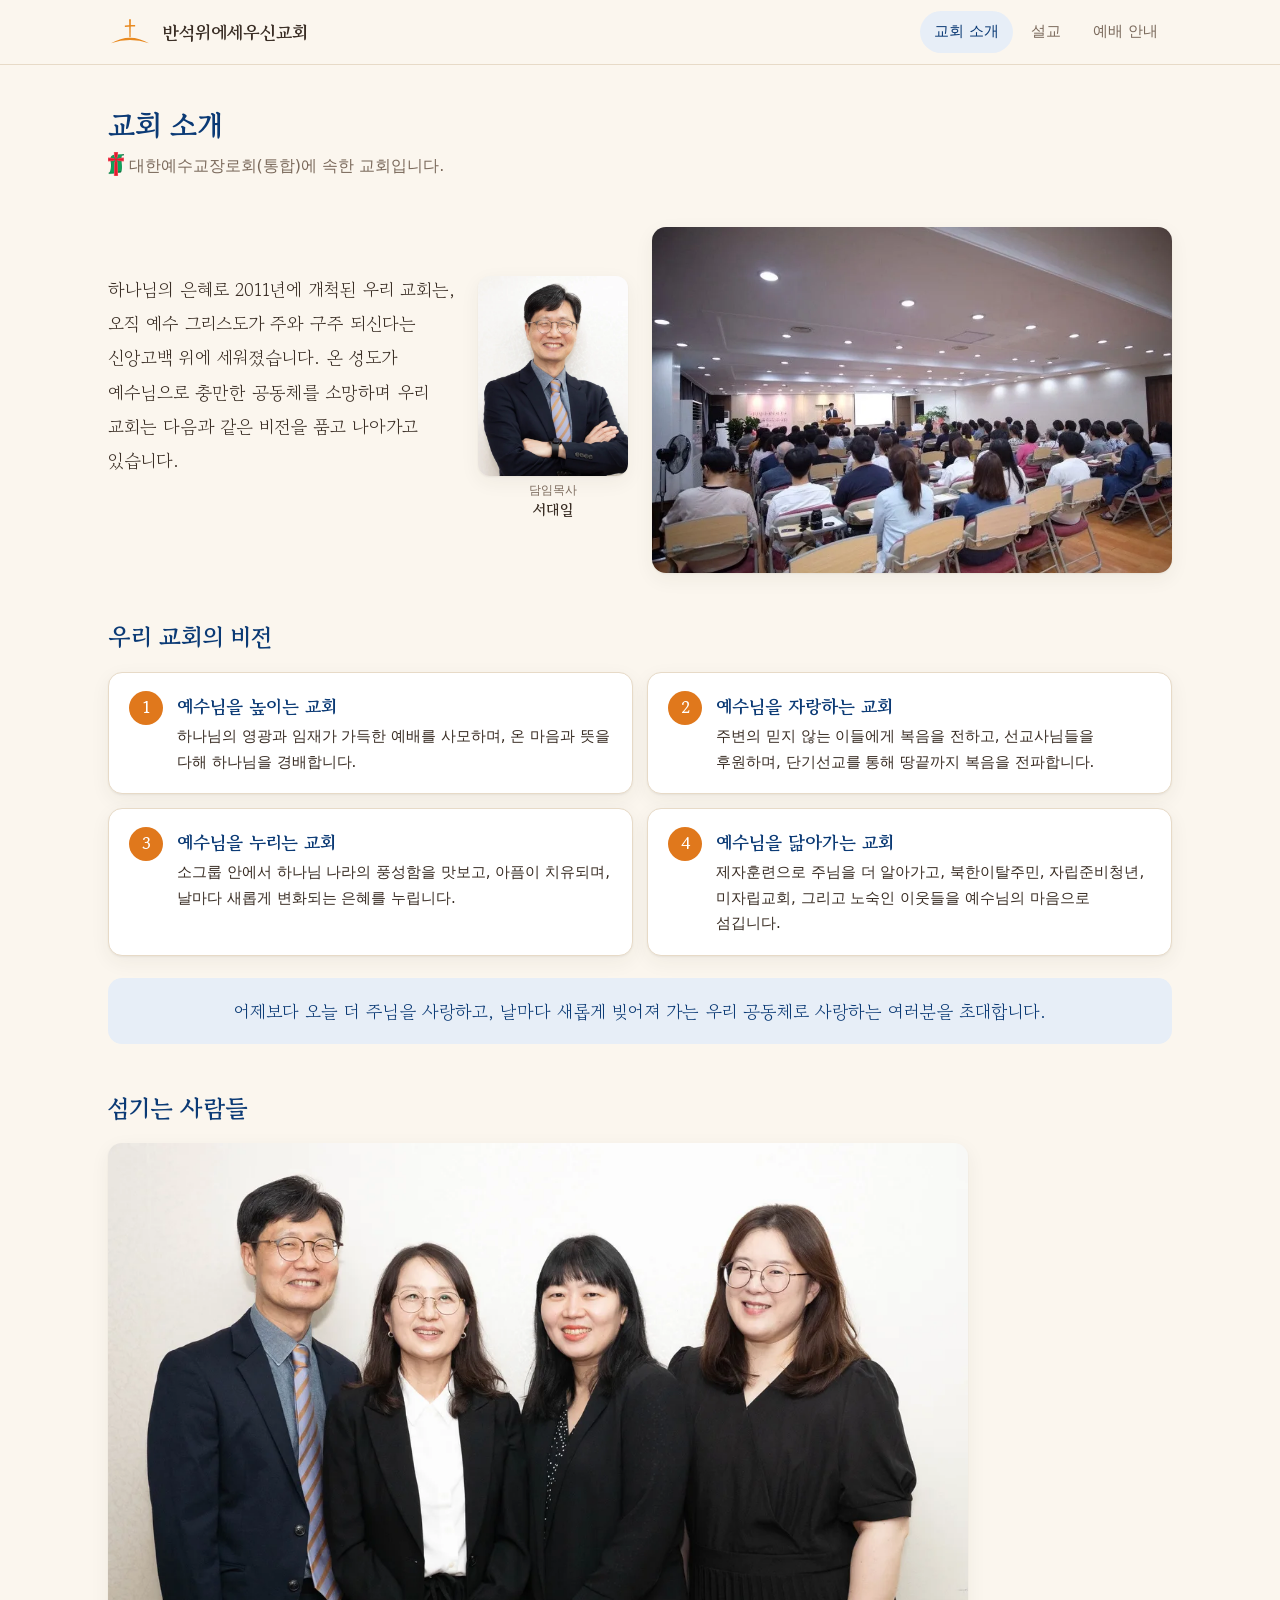
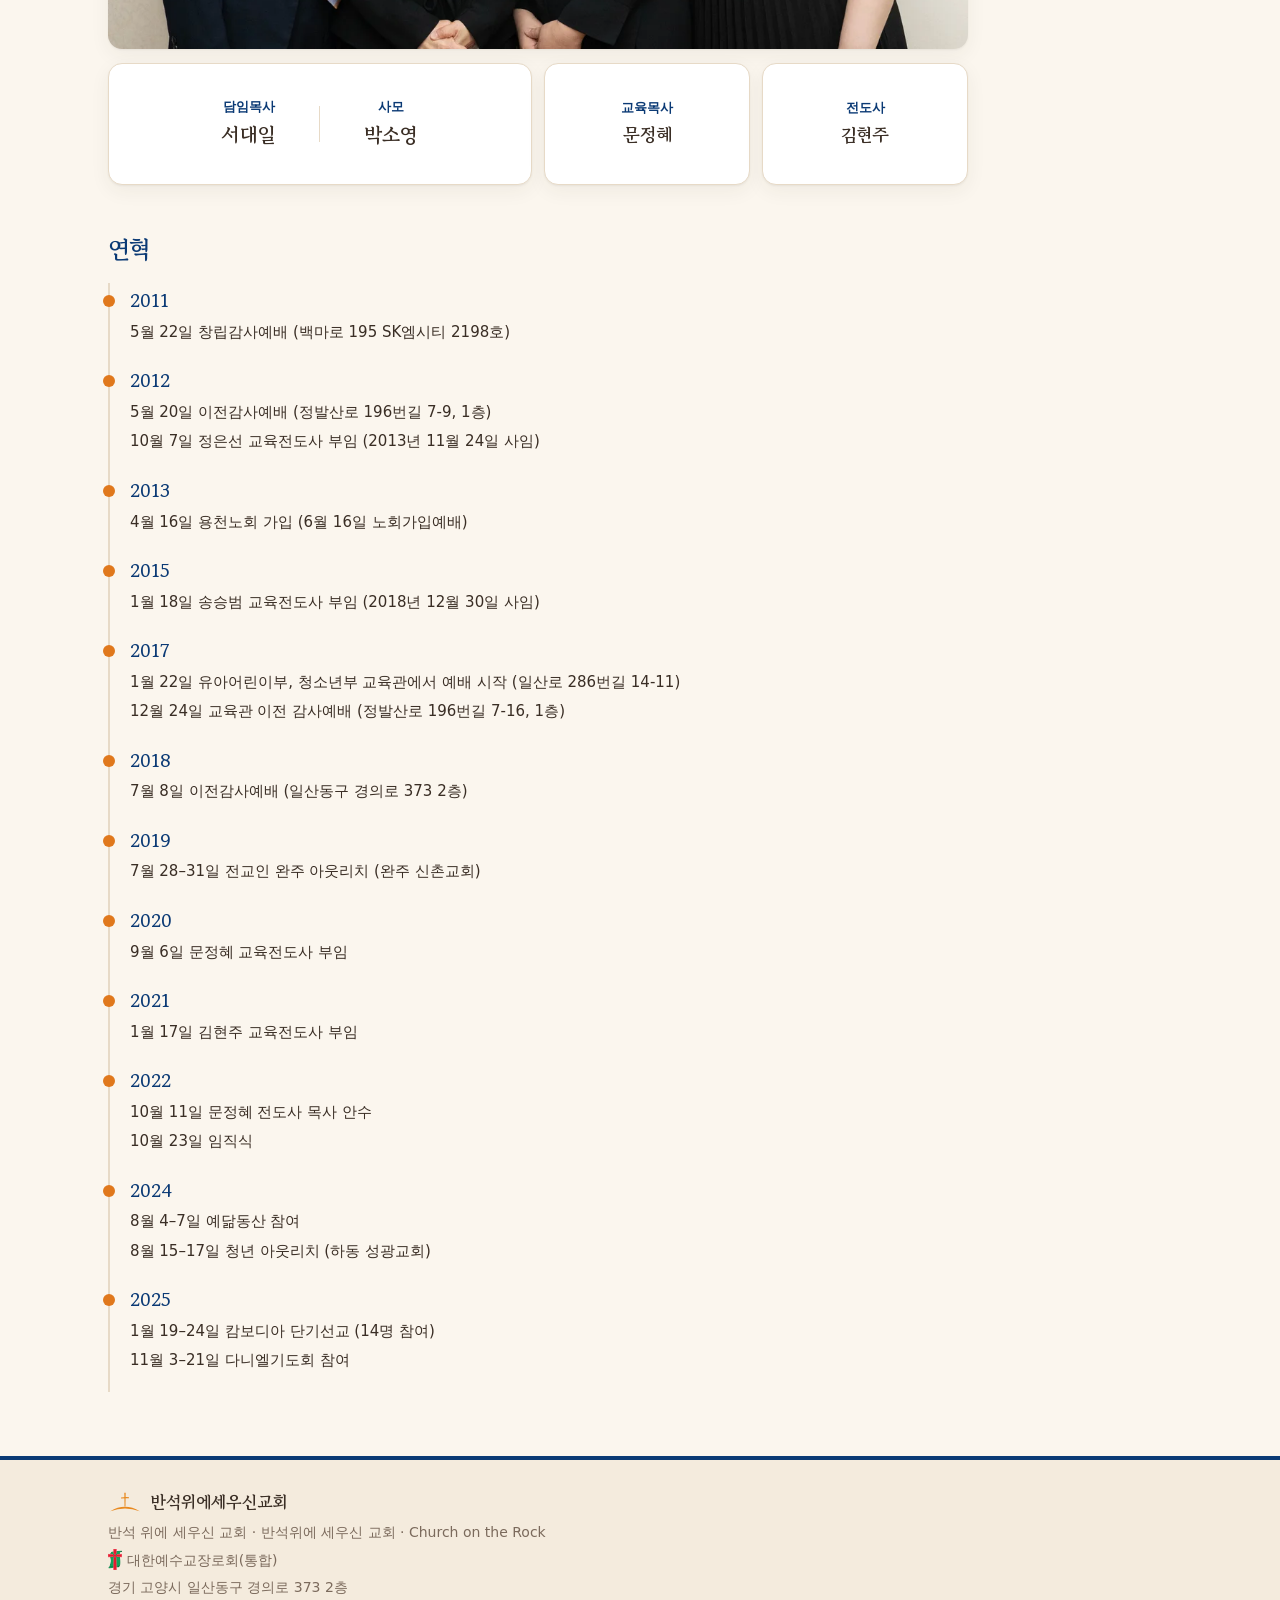
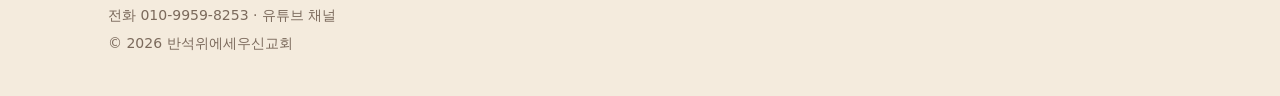
<file: about.html>
<!doctype html>
<html lang="ko">
<head>
<meta charset="utf-8">
<meta name="viewport" content="width=device-width, initial-scale=1">
<title>교회 소개 | 반석위에세우신교회</title>
<meta name="description" content="반석위에세우신교회(반석 위에 세우신 교회) — 경기 고양시 일산동구 경의로 373 2층. 주일예배 오전 9시·11시. 설교 영상과 예배 안내.">
<meta property="og:title" content="교회 소개 | 반석위에세우신교회">
<meta property="og:description" content="이 반석 위에 내 교회를 세우리니 (마태복음 16:18)">
<link rel="icon" href="favicon.ico" sizes="any">
<link rel="icon" href="assets/img/icon-192.png" type="image/png" sizes="192x192">
<link rel="apple-touch-icon" href="assets/img/apple-touch-icon.png">
<meta property="og:type" content="website">
<meta property="og:site_name" content="반석위에세우신교회">
<meta property="og:image" content="https://www.cotr.kr/assets/img/og-image.jpg">
<meta property="og:image:width" content="1200">
<meta property="og:image:height" content="630">
<meta name="twitter:card" content="summary_large_image">
<meta property="og:url" content="https://www.cotr.kr/about.html">
<link rel="canonical" href="https://www.cotr.kr/about.html">
<link rel="preload" href="assets/fonts/gowun-batang-bold.woff2" as="font" type="font/woff2" crossorigin>
<link rel="preload" href="assets/fonts/gowun-batang-regular.woff2" as="font" type="font/woff2" crossorigin>
<link rel="stylesheet" href="assets/css/style.css">
</head>
<body data-page="about">
<header id="site-header" class="site-header"><div class="wrap"></div></header>
<main>
<div class="wrap">
  <div class="page-title"><h1>교회 소개</h1><p id="denom"></p></div>

  <section class="section about-grid">
    <div class="about-lead-wrap"><figure class="lead-face" id="lead-face"></figure><p class="about-lead" id="about-lead"></p></div>
    <div class="about-photo" id="about-photo"></div>
  </section>

  <section class="section" id="vision-section">
    <div class="section-head"><h2>우리 교회의 비전</h2></div>
    <ol class="vision4" id="vision"></ol>
    <p class="about-closing" id="about-closing"></p>
  </section>

  <section class="section" id="pastor-section">
    <div class="section-head"><h2>담임목사</h2></div>
    <div class="card pastor" id="pastor"></div>
  </section>

  <section class="section" id="staff-section">
    <div class="section-head"><h2>섬기는 사람들</h2></div>
    <div class="staff-photo" id="staff-photo"></div>
    <div class="staff" id="staff"></div>
  </section>

  <section class="section" id="history-section">
    <div class="section-head"><h2>연혁</h2></div>
    <ul class="timeline" id="timeline"></ul>
  </section>
</div>
</main>
<footer id="site-footer"></footer>
<script src="assets/js/site.js"></script>
</body>
</html>
</file>
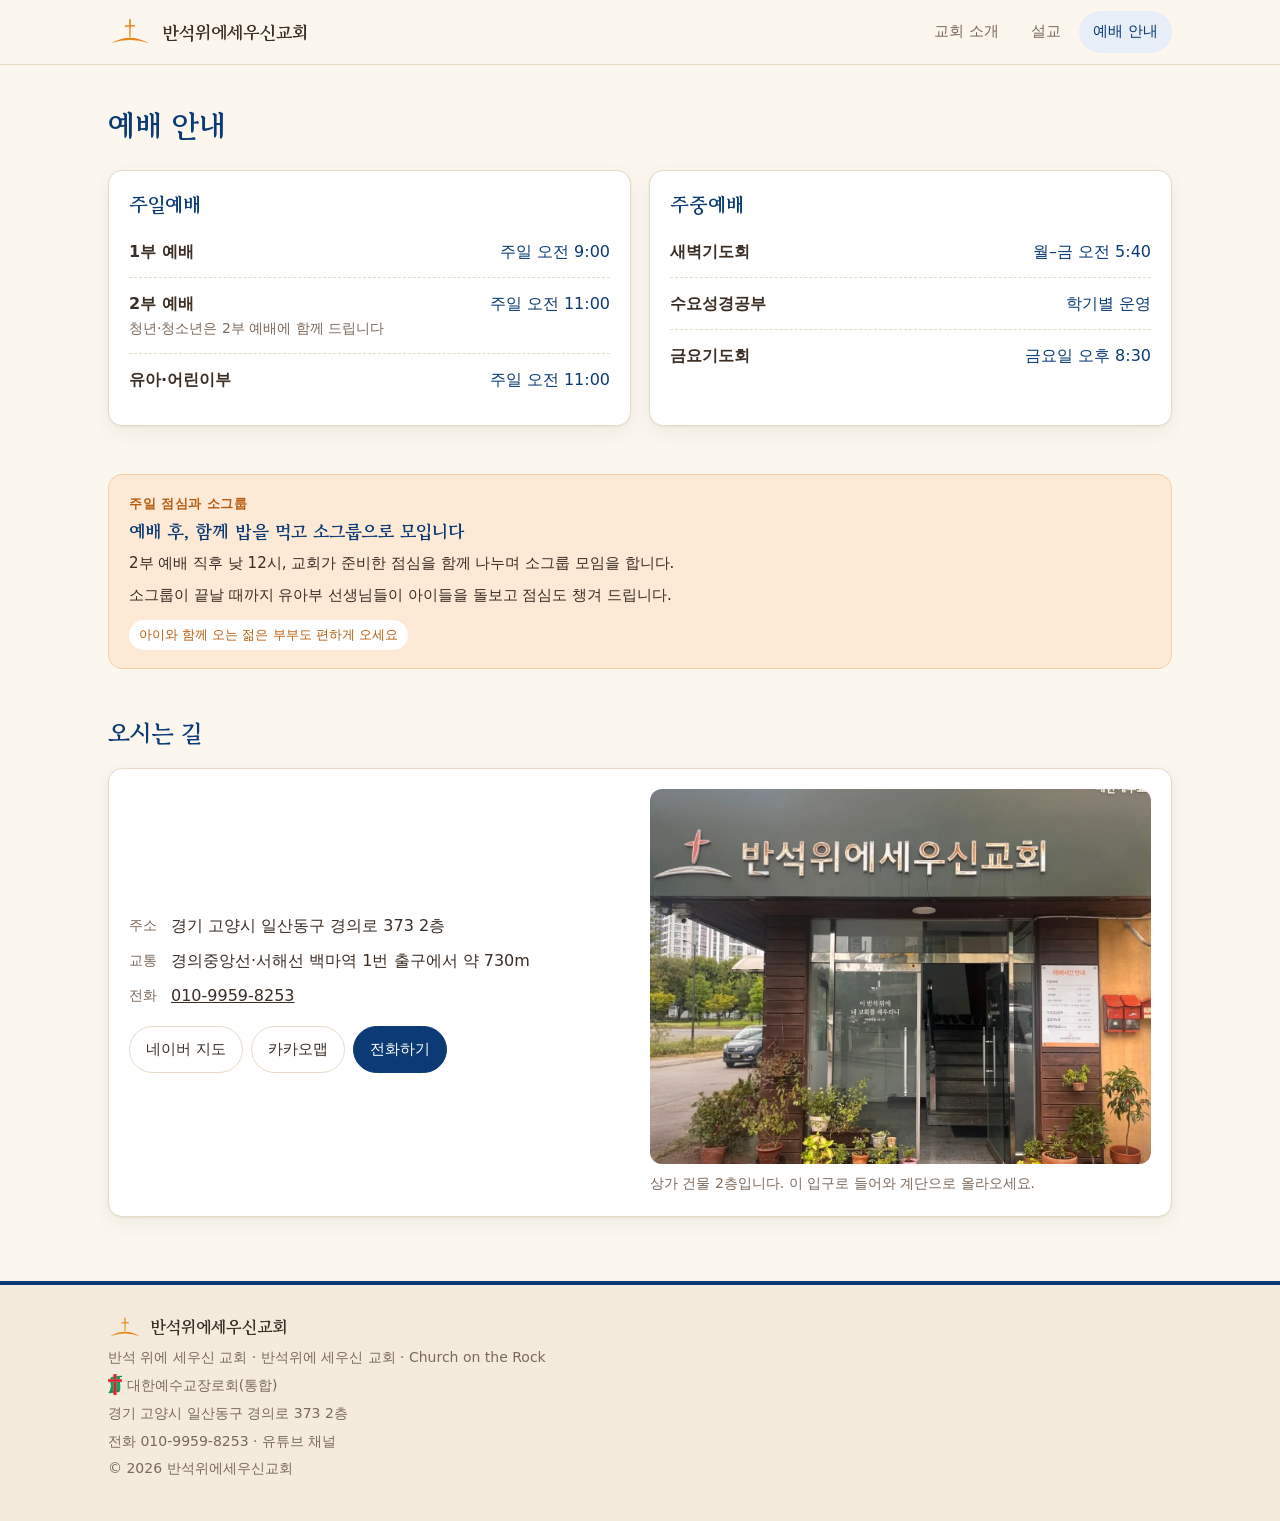
<file: worship.html>
<!doctype html>
<html lang="ko">
<head>
<meta charset="utf-8">
<meta name="viewport" content="width=device-width, initial-scale=1">
<title>예배 안내 | 반석위에세우신교회</title>
<meta name="description" content="반석위에세우신교회(반석 위에 세우신 교회) — 경기 고양시 일산동구 경의로 373 2층. 주일예배 오전 9시·11시. 설교 영상과 예배 안내.">
<meta property="og:title" content="예배 안내 | 반석위에세우신교회">
<meta property="og:description" content="이 반석 위에 내 교회를 세우리니 (마태복음 16:18)">
<link rel="icon" href="favicon.ico" sizes="any">
<link rel="icon" href="assets/img/icon-192.png" type="image/png" sizes="192x192">
<link rel="apple-touch-icon" href="assets/img/apple-touch-icon.png">
<meta property="og:type" content="website">
<meta property="og:site_name" content="반석위에세우신교회">
<meta property="og:image" content="https://www.cotr.kr/assets/img/og-image.jpg">
<meta property="og:image:width" content="1200">
<meta property="og:image:height" content="630">
<meta name="twitter:card" content="summary_large_image">
<meta property="og:url" content="https://www.cotr.kr/worship.html">
<link rel="canonical" href="https://www.cotr.kr/worship.html">
<link rel="preload" href="assets/fonts/gowun-batang-bold.woff2" as="font" type="font/woff2" crossorigin>
<link rel="preload" href="assets/fonts/gowun-batang-regular.woff2" as="font" type="font/woff2" crossorigin>
<link rel="stylesheet" href="assets/css/style.css">
</head>
<body data-page="worship">
<header id="site-header" class="site-header"><div class="wrap"></div></header>
<main>
<div class="wrap">
  <div class="page-title"><h1>예배 안내</h1></div>
  <section class="section" style="padding-top:16px"><div class="worship-grid" id="worship"></div></section>
  <section class="section"><div class="highlight" id="w-highlight"></div></section>
  <section class="section">
    <div class="section-head"><h2>오시는 길</h2></div>
    <div class="card visit" id="visit"></div>
  </section>
</div>
</main>
<footer id="site-footer"></footer>
<script src="assets/js/site.js"></script>
</body>
</html>
</file>
<file: assets/css/style.css>
/* 제목 글꼴: 고운바탕(SIL OFL, assets/fonts/OFL-GowunBatang.txt) — 자주 쓰는 한글 2,350자만 담아 사이트에 직접 둔다.
   구글 폰트를 거치지 않아 접속할 때마다 글꼴이 바뀌는 일이 없다. */
@font-face { font-family: "Gowun Batang Site"; src: url("../fonts/gowun-batang-regular.woff2") format("woff2"); font-weight: 400; font-display: block; }
@font-face { font-family: "Gowun Batang Site"; src: url("../fonts/gowun-batang-bold.woff2") format("woff2"); font-weight: 700; font-display: block; }

/* 반석위에세우신교회 홈페이지 스타일
   색을 바꾸고 싶으면 아래 :root 의 값만 고치면 사이트 전체에 반영됩니다. */
:root {
  --bg: #FBF6EE;          /* 바탕: 따뜻한 크림색 */
  --surface: #FFFFFF;     /* 카드 바탕 */
  --surface-2: #F4EBDD;   /* 옅은 베이지 구역 */
  --ink: #3A2E25;         /* 본문 글자: 짙은 갈색 */
  --muted: #7B6A5C;       /* 보조 글자 */
  --line: #E7DAC7;        /* 구분선 */
  --accent: #E0781C;      /* 교회 주황 (심볼 색) */
  --accent-strong: #B95E10;
  --accent-soft: #FCE9D6;
  --blue: #0B3A75;        /* 연세 블루 계열 남색: 제목·버튼·탭 (주황과 보색) */
  --blue-dark: #082B57;
  --blue-soft: #E7EEF7;
  --radius: 14px;
  --shadow: 0 1px 2px rgba(58, 46, 37, .06), 0 6px 20px rgba(58, 46, 37, .06);
  --font-body: -apple-system, BlinkMacSystemFont, "Apple SD Gothic Neo", "Malgun Gothic", "Noto Sans KR", "Noto Sans CJK KR", system-ui, sans-serif;  /* 기기 기본 한글 글꼴 */
  --font-head: "Gowun Batang Site", "Noto Serif KR", serif;
}

* { box-sizing: border-box; }
html { -webkit-text-size-adjust: 100%; }
body {
  margin: 0;
  background: var(--bg);
  color: var(--ink);
  font-family: var(--font-body);
  font-size: 16px;
  line-height: 1.7;
  word-break: keep-all;
}
img { max-width: 100%; display: block; }
a { color: inherit; }
h1, h2, h3 { font-family: var(--font-head); line-height: 1.35; margin: 0; font-weight: 700; }

.wrap { width: 100%; max-width: 1120px; margin: 0 auto; padding: 0 16px; }
@media (min-width: 768px) { .wrap { padding: 0 28px; } }

/* ---- 머리글 ---- */
.site-header {
  position: sticky; top: 0; z-index: 20;
  background: rgba(251, 246, 238, .92);
  backdrop-filter: blur(8px);
  border-bottom: 1px solid var(--line);
}
.site-header .wrap { display: flex; align-items: center; justify-content: space-between; height: 64px; }
.brand { display: flex; align-items: center; gap: 10px; text-decoration: none; }
.brand img { width: 44px; height: auto; }
.brand span { font-family: var(--font-head); font-weight: 700; font-size: 18px; }
.nav { display: flex; gap: 4px; }
.nav a {
  text-decoration: none; padding: 8px 14px; border-radius: 999px;
  color: var(--muted); font-weight: 500; font-size: 15px;
}
.nav a:hover { color: var(--ink); background: var(--surface-2); }
.nav a[aria-current="page"] { color: var(--accent-strong); background: var(--accent-soft); }
.menu-btn { display: none; background: none; border: 0; padding: 8px; cursor: pointer; color: var(--ink); }
@media (max-width: 720px) {
  .menu-btn { display: block; }
  .nav {
    display: none; position: absolute; left: 0; right: 0; top: 64px;
    flex-direction: column; padding: 8px 16px 16px; background: var(--bg);
    border-bottom: 1px solid var(--line);
  }
  .nav.open { display: flex; }
  .nav a { padding: 12px 14px; font-size: 16px; }
}

/* ---- 공통 구역 ---- */
main { padding-bottom: 56px; }
.section { padding: 40px 0 8px; }
.section-head { display: flex; align-items: baseline; justify-content: space-between; gap: 12px; margin-bottom: 18px; }
.section-head h2 { font-size: 24px; }
.more { color: var(--accent-strong); text-decoration: none; font-weight: 500; font-size: 15px; white-space: nowrap; }
.more:hover { text-decoration: underline; }
.page-title { padding: 40px 0 8px; }
.page-title h1 { font-size: 30px; }
.page-title p { color: var(--muted); margin: 6px 0 0; }
.card { background: var(--surface); border: 1px solid var(--line); border-radius: var(--radius); box-shadow: var(--shadow); }
.denom { white-space: nowrap; }
.denom-mark { height: 1.5em; width: auto; display: inline-block; vertical-align: -0.35em; margin-right: 5px; }
.eyebrow { font-size: 13px; font-weight: 700; letter-spacing: .04em; color: var(--accent-strong); }
.btn {
  display: inline-flex; align-items: center; gap: 6px; text-decoration: none;
  padding: 10px 16px; border-radius: 999px; font-weight: 500; font-size: 15px;
  border: 1px solid var(--line); background: var(--surface); color: var(--ink);
}
.btn:hover { border-color: var(--accent); color: var(--accent-strong); }
.btn.primary { background: var(--accent); border-color: var(--accent); color: #fff; }
.btn.primary:hover { background: var(--accent-strong); color: #fff; }
.btn-row { display: flex; flex-wrap: wrap; gap: 8px; }

/* ---- 홈: 첫 화면 ---- */
.hero { padding: 36px 0 8px; }
.hero-intro { margin-bottom: 22px; }
.hero-intro h1 { font-size: 30px; margin-top: 4px; }
.motto { margin: 8px 0 0; color: var(--muted); font-family: var(--font-head); font-size: 17px; }
.motto cite { font-style: normal; font-size: 14px; margin-left: 6px; }
@media (min-width: 768px) { .hero-intro h1 { font-size: 38px; } .motto { font-size: 19px; } }

.hero-grid { display: grid; gap: 18px; }
@media (min-width: 900px) { .hero-grid { grid-template-columns: 1.7fr 1fr; align-items: start; } }
.side-stack { display: grid; gap: 18px; }

/* 이번 주 설교(큰 카드) */
.feature { overflow: hidden; text-decoration: none; display: block; }
.feature .thumb { aspect-ratio: 16 / 9; }
.feature .meta { padding: 16px 18px 18px; }
.feature .meta h2 { font-size: 22px; margin-top: 4px; }
.feature .meta p { margin: 4px 0 0; color: var(--muted); font-size: 15px; }

/* 썸네일 + 재생 버튼 */
.thumb { position: relative; background: #2b221b; overflow: hidden; }
.thumb img { width: 100%; height: 100%; object-fit: cover; transition: transform .3s; }
a:hover .thumb img { transform: scale(1.03); }
.play {
  position: absolute; inset: 0; margin: auto; width: 64px; height: 64px; border-radius: 50%;
  background: rgba(224, 120, 28, .92); display: grid; place-items: center;
  box-shadow: 0 4px 18px rgba(0, 0, 0, .25);
}
.play::after { content: ""; margin-left: 5px; border-style: solid; border-width: 12px 0 12px 19px; border-color: transparent transparent transparent #fff; }
.badge {
  position: absolute; right: 8px; bottom: 8px; background: rgba(0, 0, 0, .72); color: #fff;
  font-size: 12px; padding: 2px 6px; border-radius: 4px;
}
.badge.live { left: 8px; right: auto; top: 8px; bottom: auto; background: #D62F2F; font-weight: 700; }

/* 포스터형 썸네일 (cardStyle: "poster") */
.poster {
  position: absolute; inset: 0; display: flex; flex-direction: column; justify-content: center;
  padding: 7% 8%; color: #fff;
  background: linear-gradient(135deg, #E98A33 0%, #C9631A 100%);
}
.poster .p-cat { font-size: clamp(11px, 2.4cqw, 15px); opacity: .9; font-weight: 700; }
.poster .p-date { font-family: var(--font-head); font-size: clamp(22px, 9cqw, 54px); font-weight: 700; line-height: 1.1; }
.poster .p-title { font-size: clamp(12px, 3.2cqw, 20px); font-weight: 500; margin-top: 4px; max-width: 58%; }
.thumb .poster .p-logo { position: absolute; right: 6%; bottom: 10%; width: 22%; height: auto; opacity: .95; filter: brightness(0) invert(1); transform: none; }
.thumb .poster .p-face { position: absolute; right: 0; bottom: 0; height: 100%; width: 42%; object-fit: cover; object-position: top; transform: none; }
.thumb { container-type: inline-size; }

/* 예배 시간 요약 */
.times { padding: 18px 20px; }
.times h3 { font-size: 18px; margin-bottom: 8px; }
.time-row { display: flex; justify-content: space-between; gap: 10px; padding: 7px 0; border-bottom: 1px dashed var(--line); font-size: 15px; }
.time-row:last-of-type { border-bottom: 0; }
.time-row b { font-weight: 500; }
.time-row span { color: var(--muted); white-space: nowrap; }
.times .more { display: inline-block; margin-top: 8px; }

/* 점심·소그룹 안내 (홈 한 구석) */
.highlight {
  padding: 18px 20px; background: var(--accent-soft); border: 1px solid #F3CFAA;
  border-radius: var(--radius);
}
.highlight h3 { font-size: 18px; margin: 4px 0 8px; }
.highlight p { margin: 0 0 6px; font-size: 15px; }
.highlight .tag {
  display: inline-block; margin-top: 6px; font-size: 13px; font-weight: 500;
  background: #fff; color: var(--accent-strong); padding: 4px 10px; border-radius: 999px;
}

/* ---- 설교 카드 격자 ---- */
.grid { display: grid; gap: 16px; grid-template-columns: repeat(auto-fill, minmax(240px, 1fr)); }
.s-card { text-decoration: none; overflow: hidden; display: flex; flex-direction: column; }
.s-card .thumb { aspect-ratio: 16 / 9; }
.s-card .meta { padding: 12px 14px 14px; }
.s-card .cat { font-size: 12px; font-weight: 700; color: var(--accent-strong); }
.s-card h3 { font-family: var(--font-body); font-size: 16px; font-weight: 500; margin: 2px 0 0; line-height: 1.45; }
.s-card .sub { font-size: 14px; color: var(--muted); margin-top: 2px; }

/* 설교 페이지 도구줄 */
.toolbar { display: flex; flex-direction: column; gap: 12px; margin: 20px 0 18px; }
@media (min-width: 768px) { .toolbar { flex-direction: row; align-items: center; justify-content: space-between; } }
.tabs { display: flex; gap: 6px; overflow-x: auto; padding-bottom: 2px; scrollbar-width: none; }
.tabs button {
  flex: none; border: 1px solid var(--line); background: var(--surface); color: var(--muted);
  padding: 7px 14px; border-radius: 999px; font: inherit; font-size: 15px; cursor: pointer;
}
.tabs button[aria-pressed="true"] { background: var(--accent); border-color: var(--accent); color: #fff; }
.search {
  width: 100%; max-width: 320px; font: inherit; font-size: 16px; padding: 9px 14px;
  border: 1px solid var(--line); border-radius: 999px; background: var(--surface); color: var(--ink);
}
@media (max-width: 767px) { .search { max-width: none; } }
.search:focus { outline: 2px solid var(--accent); outline-offset: 1px; }
.result-info { color: var(--muted); font-size: 14px; margin: -6px 0 14px; }
.pager { display: flex; justify-content: center; align-items: center; gap: 6px; margin-top: 28px; flex-wrap: wrap; }
.pager button {
  min-width: 40px; height: 40px; border: 1px solid var(--line); background: var(--surface);
  border-radius: 10px; font: inherit; cursor: pointer; color: var(--ink);
}
.pager button[aria-current="page"] { background: var(--accent); border-color: var(--accent); color: #fff; }
.pager button:disabled { opacity: .4; cursor: default; }
.empty { text-align: center; color: var(--muted); padding: 40px 0; }

/* ---- 교회 소개 ---- */
.about-grid { display: grid; gap: 24px; }
@media (min-width: 900px) { .about-grid { grid-template-columns: 1fr 1fr; align-items: center; } }
.about-photo { border-radius: var(--radius); overflow: hidden; box-shadow: var(--shadow); }
.about-photo img { width: 100%; aspect-ratio: 3 / 2; object-fit: cover; }
.vision { list-style: none; padding: 0; margin: 0; display: grid; gap: 12px; }
.vision li {
  display: flex; gap: 12px; align-items: flex-start; padding: 14px 16px;
  background: var(--surface); border: 1px solid var(--line); border-radius: 12px; font-size: 16px;
}
.vision li::before {
  content: ""; flex: none; width: 8px; height: 8px; margin-top: 10px; border-radius: 50%; background: var(--accent);
}
.pastor { display: grid; gap: 20px; padding: 24px; }
@media (min-width: 768px) { .pastor.has-photo { grid-template-columns: 220px 1fr; } }
.pastor img { width: 100%; max-width: 220px; aspect-ratio: 3 / 4; object-fit: cover; border-radius: 12px; }
.pastor .name { font-family: var(--font-head); font-size: 20px; }
.pastor .greeting p { margin: 0 0 12px; }
.staff { display: grid; grid-template-columns: repeat(auto-fill, minmax(150px, 1fr)); gap: 12px; }
.staff div { padding: 14px 16px; text-align: center; }
.staff small { display: block; color: var(--accent-strong); font-weight: 700; font-size: 13px; }
.staff b { font-family: var(--font-head); font-size: 18px; font-weight: 700; }
.timeline { list-style: none; padding: 0; margin: 0; border-left: 2px solid var(--line); }
.timeline li { padding: 4px 0 14px 18px; position: relative; }
.timeline li::before { content: ""; position: absolute; left: -7px; top: 12px; width: 12px; height: 12px; border-radius: 50%; background: var(--accent); }
.timeline b { color: var(--accent-strong); margin-right: 8px; }

/* ---- 예배 안내 ---- */
.worship-grid { display: grid; gap: 18px; }
@media (min-width: 800px) { .worship-grid { grid-template-columns: 1fr 1fr; } }
.w-table { padding: 20px; }
.w-table h2 { font-size: 20px; margin-bottom: 8px; }
.w-row { padding: 12px 0; border-bottom: 1px dashed var(--line); }
.w-row:last-child { border-bottom: 0; }
.w-row .top { display: flex; justify-content: space-between; gap: 10px; }
.w-row .top b { font-weight: 700; }
.w-row .top span { color: var(--accent-strong); font-weight: 500; white-space: nowrap; }
.w-row .note { font-size: 14px; color: var(--muted); }
.visit { display: grid; gap: 20px; padding: 20px; }
@media (min-width: 800px) { .visit { grid-template-columns: 1fr 1fr; align-items: center; } }
.visit img { border-radius: 12px; width: 100%; aspect-ratio: 4 / 3; object-fit: cover; }
.visit dl { margin: 0 0 16px; display: grid; grid-template-columns: auto 1fr; gap: 8px 14px; }
.visit dt { color: var(--muted); font-size: 14px; padding-top: 2px; }
.visit dd { margin: 0; }
.caption { font-size: 14px; color: var(--muted); margin-top: 8px; }

/* ---- 바닥글 ---- */
.site-footer { border-top: 1px solid var(--line); background: var(--surface-2); padding: 28px 0 36px; font-size: 14px; color: var(--muted); }
.site-footer .f-name { font-family: var(--font-head); color: var(--ink); font-size: 17px; font-weight: 700; display: flex; align-items: center; gap: 8px; }
.site-footer .f-name img { width: 34px; }
.site-footer p { margin: 4px 0; }
.site-footer a { text-decoration: none; }
.site-footer a:hover { text-decoration: underline; }

/* 사진 크게 보기 */
img[data-zoom] { cursor: zoom-in; }
.lightbox {
  position: fixed; inset: 0; z-index: 100; background: rgba(20, 14, 10, .92);
  display: grid; place-items: center; padding: 16px; cursor: zoom-out;
}
.lightbox img { max-width: 100%; max-height: 100%; object-fit: contain; border-radius: 8px; cursor: default; }
.lightbox-close {
  position: absolute; top: 12px; right: 12px; width: 44px; height: 44px; border-radius: 50%;
  border: 0; background: rgba(255, 255, 255, .9); color: var(--ink); font-size: 28px; line-height: 1; cursor: pointer;
}

.skeleton { background: linear-gradient(90deg, var(--surface-2), #fff, var(--surface-2)); background-size: 200% 100%; animation: sk 1.4s infinite; }
@keyframes sk { to { background-position: -200% 0; } }
@media (prefers-reduced-motion: reduce) { .skeleton { animation: none; } .thumb img { transition: none; } }

/* ---- 블루 포인트: 크림 바탕은 그대로, 제목·주요 버튼·선택된 탭은 남색. 주황은 라벨·재생 버튼·안내 카드 ---- */
h1, h2, h3 { color: var(--blue); }
.nav a[aria-current="page"] { color: var(--blue); background: var(--blue-soft); }
.btn.primary { background: var(--blue); border-color: var(--blue); }
.btn.primary:hover { background: var(--blue-dark); border-color: var(--blue-dark); }
.tabs button[aria-pressed="true"], .pager button[aria-current="page"] { background: var(--blue); border-color: var(--blue); }
.times { border-top: 4px solid var(--blue); }
.more { color: var(--blue); }
.site-footer { border-top: 4px solid var(--blue); }
.staff small { color: var(--blue); }
.w-row .top span { color: var(--blue); }

/* ---- 교회 소개: 머리말·비전 4가지·맺음말·연혁 ---- */
.about-lead { font-size: 18px; line-height: 1.9; margin: 0; font-family: var(--font-head); }
.vision4 { list-style: none; padding: 0; margin: 0; display: grid; gap: 14px; }
@media (min-width: 760px) { .vision4 { grid-template-columns: 1fr 1fr; } }
.vision4 li { display: flex; gap: 14px; align-items: flex-start; padding: 18px 20px; }
.vision4 .v-num {
  flex: none; width: 34px; height: 34px; border-radius: 50%; background: var(--accent); color: #fff;
  display: grid; place-items: center; font-weight: 700; font-family: var(--font-head);
}
.vision4 h3 { font-size: 18px; margin: 3px 0 6px; }
.vision4 p { margin: 0; color: var(--ink); font-size: 15px; }
.about-closing {
  margin: 22px 0 0; padding: 18px 20px; text-align: center; font-family: var(--font-head);
  font-size: 18px; color: var(--blue); background: var(--blue-soft); border-radius: var(--radius);
}
.timeline > li { padding: 2px 0 16px 20px; }
.timeline .t-year { display: block; font-family: var(--font-head); font-size: 18px; color: var(--blue); margin-bottom: 2px; }
.timeline ul { list-style: none; padding: 0; margin: 0; }
.timeline ul li { padding: 2px 0; font-size: 15px; }
.timeline ul li { padding-left: 0; }
.timeline ul li::before { display: none; }
.staff .card { display: grid; place-items: center; }
.staff .person { text-align: center; }
.staff .wide { grid-column: 1 / -1; display: flex; justify-content: center; align-items: center; gap: 28px; padding: 18px 16px; }
.staff .wide b { font-size: 20px; }
.staff .wide .sep { width: 1px; height: 36px; background: var(--line); }

/* 섬기는 사람들: 휴대폰 2열(담임목사·사모 칸은 한 줄 전체), PC 는 한 줄에 전부(담임목사·사모 칸은 2칸 너비) */
.staff { grid-template-columns: repeat(2, minmax(0, 1fr)); }
@media (min-width: 760px) {
  .staff { grid-template-columns: repeat(4, minmax(0, 1fr)); max-width: 860px; }
  .staff .wide { grid-column: span 2; }
}

/* 머리말 옆 담임목사 사진: 한쪽(오른쪽)에 작게, 글이 감싸 흐르게 */
.about-lead-wrap::after { content: ""; display: block; clear: both; }
.lead-face { float: left; width: 112px; margin: 4px 16px 8px 0; text-align: center; }  /* 휴대폰: 왼쪽 */
.lead-face img { width: 100%; aspect-ratio: 3 / 4; object-fit: cover; border-radius: 12px; box-shadow: var(--shadow); }
.lead-face figcaption { font-size: 12px; color: var(--muted); margin-top: 6px; line-height: 1.4; }
.lead-face figcaption b { display: block; font-size: 15px; color: var(--ink); font-family: var(--font-head); }
@media (min-width: 900px) { .lead-face { float: right; width: 150px; margin: 4px 0 8px 22px; } }  /* PC: 오른쪽 */
.staff-photo { max-width: 860px; margin-bottom: 14px; border-radius: var(--radius); overflow: hidden; box-shadow: var(--shadow); }
.staff-photo img { width: 100%; aspect-ratio: 1200 / 706; object-fit: cover; }
</file>
